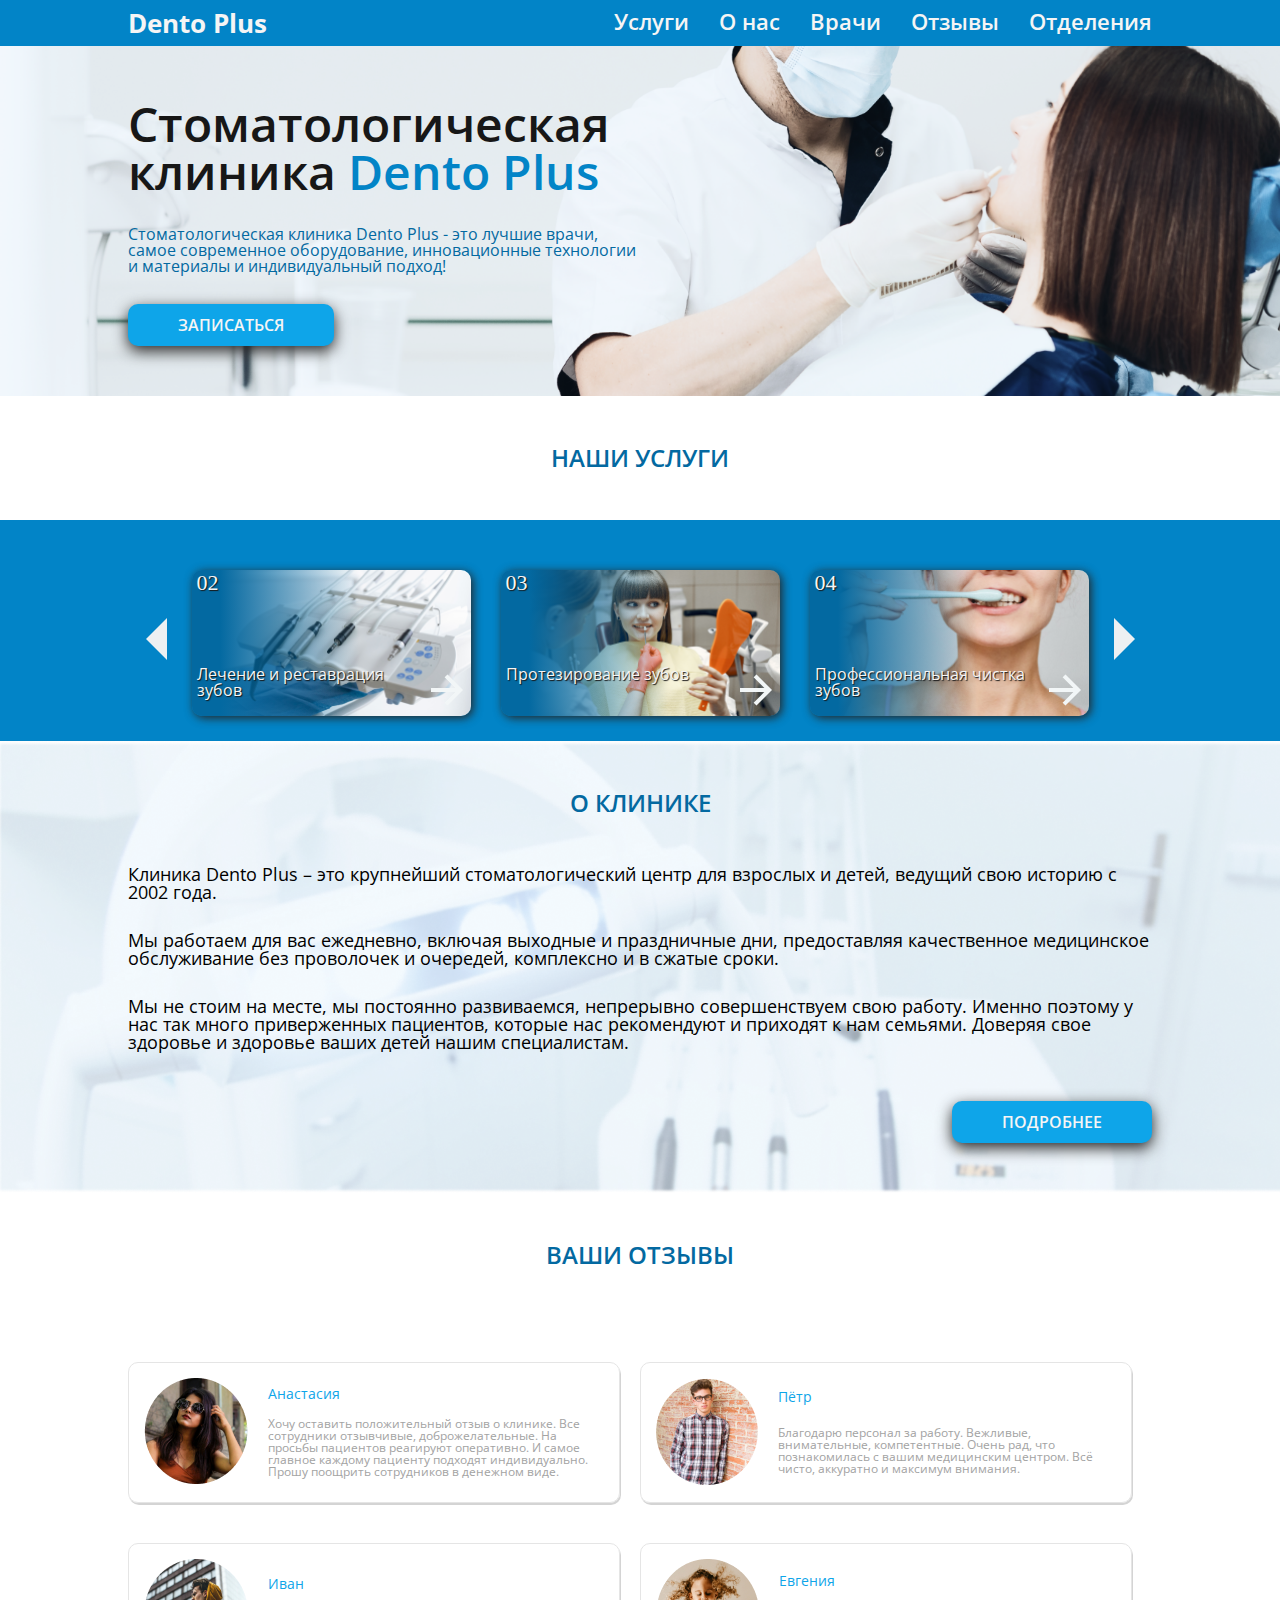
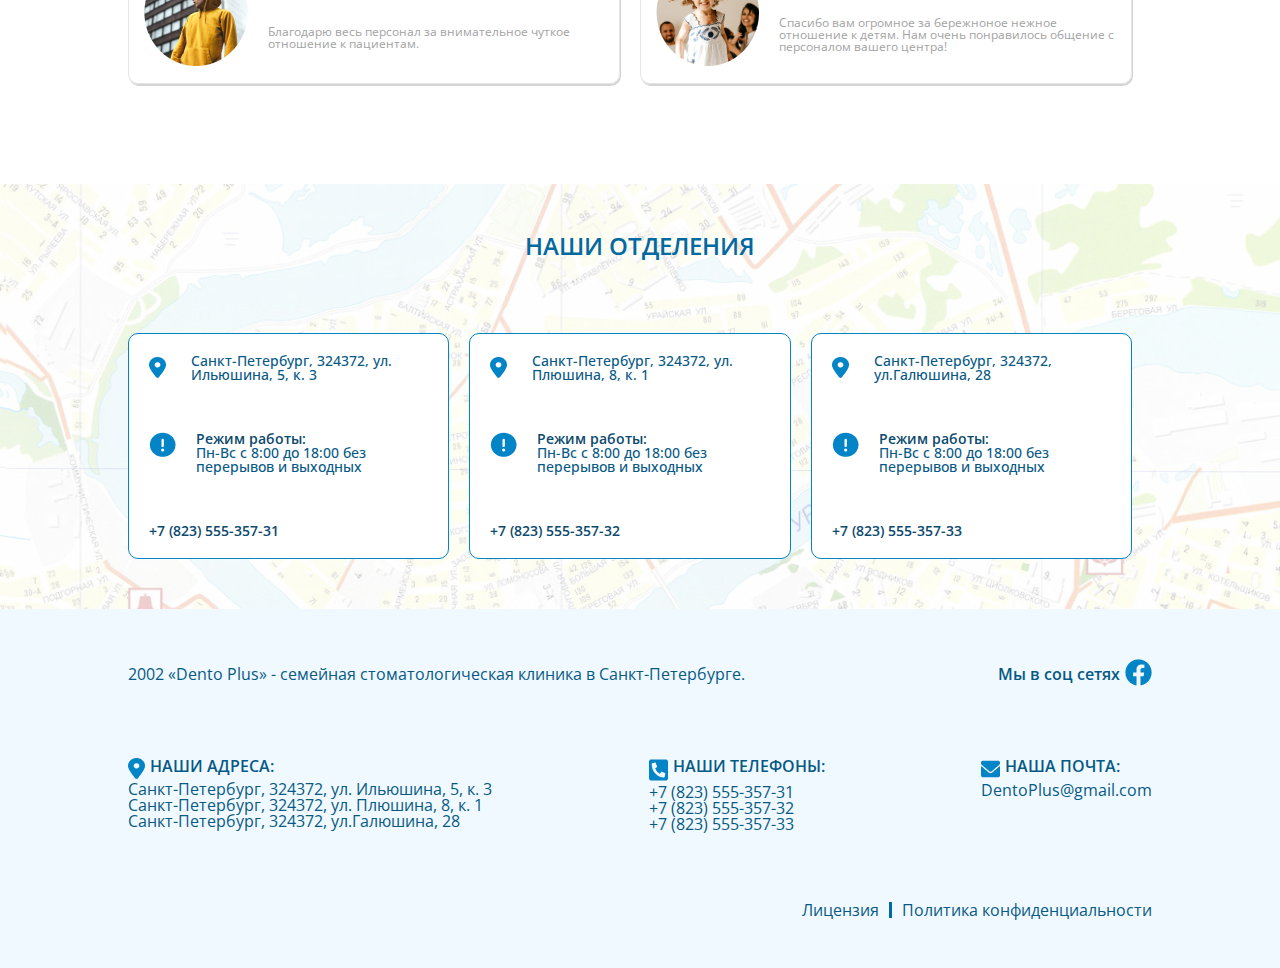
<file: index.html>
<!DOCTYPE html>
<html>
    <head>
        <meta charset="utf-8"/>
        <meta content="width=device-width, initial-scale=1.0" name="viewport">
        <title>Стоматология Dento Plus</title>
        <link rel="stylesheet" type="text/css" href="index.css"/>
        <link rel="stylesheet" type="text/css" href="Caries.html"/>
        <link rel="stylesheet" type="text/css" href="reset.css"/>
        <link rel="preconnect" href="https://fonts.googleapis.com">
        <link rel="preconnect" href="https://fonts.gstatic.com" crossorigin>
        <link href="https://fonts.googleapis.com/css2?family=Open+Sans:ital,wght@0,300;0,400;0,500;0,700;1,300;1,500&display=swap" rel="stylesheet">

    </head>
    <body>
        <header>
            <div class="head-line">
                <div class="content">
                    <div class="head-line__items">
                        <div class="dentoplus"><a class="link" href="https://dentoplus-clinic.ru/">Dento Plus</a></div>
                        <div class="dentoplus-menu__icon">
                           <button onclick="addMenu()" class="dentoplus-menu__button" id="menuicon"><img src="dentoplus-images/326672_menu_icon.png" alt=""/></button>
                        </div>
                        <div class="dentoplus-menu__closeicon" id="closeicon">
                            <button onclick="addMenu()" class="dentoplus-menu__button"><img src="dentoplus-images/3671740_close_icon.png" alt=""/></button>
                        </div>
                        <div class="head-line__navigation">
                            <div class="head-line__navigation_item"><a class="link" href="https://dentoplus-clinic.ru/caries.html">Услуги</a></div>
                            <div class="head-line__navigation_item"><a class="link" href="https://dentoplus-clinic.ru/#aboutclinic">О нас</a></div>
                            <div class="head-line__navigation_item"><a class="link" href="https://dentoplus-clinic.ru//doctors.html">Врачи</a></div>
                            <div class="head-line__navigation_item"><a class="link" href="https://dentoplus-clinic.ru/#feedbacks">Отзывы</a></div>
                            <div class="head-line__navigation_item"><a class="link" href="https://dentoplus-clinic.ru/#branches">Отделения</a></div>
    
                        </div>
                    </div>
                    <div class="head-line__navigation_mobile" id="menu">
                        <div class="head-line__navigation_item"><a class="link" href="https://dentoplus-clinic.ru/caries.html">Услуги</a></div>
                        <div class="head-line__navigation_item"><a class="link" href="https://dentoplus-clinic.ru/#aboutclinic">О нас</a></div>
                        <div class="head-line__navigation_item"><a class="link" href="https://dentoplus-clinic.ru//doctors.html">Врачи</a></div>
                        <div class="head-line__navigation_item"><a class="link" href="https://dentoplus-clinic.ru/#feedbacks">Отзывы</a></div>
                        <div class="head-line__navigation_item"><a class="link" href="https://dentoplus-clinic.ru/#branches">Отделения</a></div>

                    </div>
                </div>
            </div>
            <div class="head-image">
                <div class="content">
                    <div class="headtext-container">
                        <div class="headtext-container__title">Стоматологическая клиника <span class="headtext-container__titledento">Dento Plus</span></div>
                        <div class="headtext-container__text">Стоматологическая клиника Dentо Plus - это лучшие врачи, 
                            самое современное оборудование, инновационные технологии и материалы и индивидуальный подход!
                        </div>
                        <div class="headtext-container__button"><button>ЗАПИСАТЬСЯ</button></div>
    
                    </div>

                </div>
                
            </div>
        </header>
        <main>
            <div class="content"><div class="title service-title" align=center >НАШИ УСЛУГИ</div></div>
            
            <div class="service-area">
                
                <div class="content service-content">
                    <div class="arrow-icon">
                        <img src="dentoplus-images/arrow_left_icon.png" alt=""/>
                    </div>
                    <div class="service-container__items">
                        <div class="service-container__item service02">
                           <div class="service-container__item_number">02</div>
                           <div class="service-container_item__mini">
                              <div class="service-container__item_name">Лечение и реставрация зубов</div>
                              <div class="arrow-right"> <img src="dentoplus-images/arrow_right_line_icon.png" alt=""/></div>
                            </div>
                        </div>
                        <div class="service-container__item service03">
                            <div class="service-container__item_number">03</div>
                            <div class="service-container_item__mini">
                                <div class="service-container__item_name">Протезирование зубов</div>
                                <div class="arrow-right"> <img src="dentoplus-images/arrow_right_line_icon.png" alt=""/></div>
                            </div>
                        </div>
                        <div class="service-container__item service04">
                            <div class="service-container__item_number">04</div>
                            <div class="service-container_item__mini">
                                <div class="service-container__item_name">Профессиональная чистка зубов</div>
                                 <div class="arrow-right"> <img src="dentoplus-images/arrow_right_line_icon.png" alt=""/></div>
                            </div>
                            
                        </div>
                    </div>
                    <div class="arrow-icon">
                        <img src="dentoplus-images/arrow_icontoright.png" alt=""/>
                    </div>
                </div>
                
            </div>
            <div class="about-clinic__area">
                <div class="content about-clinic__container" id="aboutclinic">
                    <div class="title about-clinic__container_title" align="center">О КЛИНИКЕ</div>
                    <div class="about-clinic__container_text">
                        <p>Клиника Dentо Plus  – это крупнейший стоматологический центр для взрослых и детей, ведущий свою историю с 2002 года.</p>
                        <p>Мы работаем для вас ежедневно, включая выходные и праздничные дни, предоставляя качественное медицинское обслуживание 
                            без проволочек и очередей, комплексно и в сжатые сроки.</p>
                        <p>Мы не стоим на месте, мы постоянно развиваемся, непрерывно совершенствуем свою работу. 
                            Именно поэтому у нас так много приверженных пациентов, которые нас рекомендуют и приходят к нам семьями. 
                            Доверяя свое здоровье и здоровье ваших детей нашим специалистам.</p>
                    </div>
                    <div class="about-clinic__container__button"><button>ПОДРОБНЕЕ</button></div>
                </div>
            </div>
            <div class="content">
                <div class="title" align="center" id="feedbacks">ВАШИ ОТЗЫВЫ</div>
                <div class="content content-feedback">
                    <div class="content-feedback__item">
                    <div class="client-image"><img src="dentoplus-images/client-1.png" alt=""/></div>
                    <div class="feedback-box">
                        <div class="feedback-box__name">Анастасия</div>
                        <div class="feedback-box__text">Хочу оставить положительный отзыв о клинике. 
                            Все сотрудники отзывчивые, доброжелательные. На просьбы пациентов реагируют оперативно. 
                            И самое главное каждому пациенту подходят индивидуально. Прошу поощрить сотрудников в денежном виде.</div>
                    </div>
                    </div>
                <div class="content-feedback__item">
                    <div class="client-image"> <img src="dentoplus-images/client-2.png" alt=""/> </div>
                    <div class="feedback-box">
                        <div class="feedback-box__name">Пётр</div>
                        <div class="feedback-box__text">Благодарю персонал за работу. Вежливые, внимательные, компетентные. 
                            Очень рад, что познакомилась с вашим медицинским центром. Всё чисто, аккуратно и максимум внимания.</div>
                    </div>
                </div>
                <div class="content-feedback__item">
                    <div class="client-image"> <img src="dentoplus-images\client-3.png" alt=""/> </div>
                    <div class="feedback-box">
                        <div class="feedback-box__name">Иван</div>
                        <div class="feedback-box__text">Благодарю весь персонал за внимательное чуткое отношение к пациентам.</div>
                    </div>
                </div>
                <div class="content-feedback__item">
                    <div class="client-image"> <img src="dentoplus-images\client-4.png" alt=""/></div>
                    <div class="feedback-box">
                        <div class="feedback-box__name">Евгения</div>
                        <div class="feedback-box__text">Спасибо вам огромное за бережноное нежное отношение к детям. Нам очень понравилось 
                            общение с персоналом вашего центра!</div>
                    </div>
                </div>
                </div>
            </div>
            <div class="branch-container">
                <div class="branch-container__background">
                    <div class="content"><div class="title branch-container__title" align="center" id="branches">НАШИ ОТДЕЛЕНИЯ</div>
                    <div class="branch-container__items">
                        <div class="branch-container__item">
                            <div class="branch-container__item-adress">
                                <div class="branch-container__location-icon"> <img src="dentoplus-images/location-icon.png" alt=""/></div>
                                <div class="branch-container__adress">Санкт-Петербург, 324372, ул. Ильюшина, 5, к. 3</div>
                            </div>
                            <div class="branch-container__item-worktime">
                                <div class="branch-container__item-worktime_icon"> <img src="dentoplus-images/circle-info-icon.png" alt=""/></div>
                                <div class="branch-container__item-worktime_text">
                                    <p class="item-worktime__title">Режим работы:</p>
                                    <p>Пн-Вс с 8:00 до 18:00 без перерывов и выходных</p>
                                </div>
                            </div>
                            <div class="branch-container_item-contact">+7 (823) 555-357-31</div>
                            
                        </div>
                        <div class="branch-container__item">
                            <div class="branch-container__item-adress">
                                <div class="branch-container__location-icon"> <img src="dentoplus-images/location-icon.png" alt=""/></div>
                                <div class="branch-container__adress">Санкт-Петербург, 324372, ул. Плюшина, 8, к. 1</div>
                            </div>
                            <div class="branch-container__item-worktime">
                                <div class="branch-container__item-worktime_icon"> <img src="dentoplus-images/circle-info-icon.png" alt=""/></div>
                                <div class="branch-container__item-worktime_text">
                                    <p class="item-worktime__title">Режим работы:</p>
                                    <p>Пн-Вс с 8:00 до 18:00 без перерывов и выходных</p>
                                </div>
                            </div>
                            <div class="branch-container_item-contact">+7 (823) 555-357-32</div>
                            
                        </div>
                        <div class="branch-container__item">
                            <div class="branch-container__item-adress">
                                <div class="branch-container__location-icon"> <img src="dentoplus-images/location-icon.png" alt=""/></div>
                                <div class="branch-container__adress">Санкт-Петербург, 324372, ул.Галюшина, 28</div>
                            </div>
                            <div class="branch-container__item-worktime">
                                <div class="branch-container__item-worktime_icon"> <img src="dentoplus-images/circle-info-icon.png" alt=""/></div>
                                <div class="branch-container__item-worktime_text">
                                    <p class="item-worktime__title">Режим работы:</p>
                                    <p>Пн-Вс с 8:00 до 18:00 без перерывов и выходных</p>
                                </div>
                            </div>
                            <div class="branch-container_item-contact">+7 (823) 555-357-33</div>
                            
                        </div>
                    </div>
                </div>
                </div>
                
            </div> 
        </main>
        <footer>
            <div class="content footer-content">
                <div class="footer__firsrow">
                    <div class="footer__firstrow_text">2002 «Dentо Plus» - семейная стоматологическая  клиника в Санкт-Петербурге. </div>
                    <div class="footer__firstrow_social">
                        <div class="footer__firstrow_social-text">Мы в соц сетях</div>
                        <div class="footer__firstrow_social-icon"><a href="https://www.facebook.com/"><img src="dentoplus-images/facebook-icon.png" alt=""/></a></div>
                    </div>
                </div>
                <div class="footer__secondrow">
                    <div class="footer__secondrow_adress">
                        <div class="footer__secondrow_title">
                            <div><img src="dentoplus-images/location-icon.png" alt=""/></div>
                            <p>НАШИ АДРЕСА:</p>
                        </div>
                        <p>Санкт-Петербург, 324372, ул. Ильюшина, 5, к. 3</p>
                        <p>Санкт-Петербург, 324372, ул. Плюшина, 8, к. 1</p>
                        <p>Санкт-Петербург, 324372, ул.Галюшина, 28</p>
                    </div>
                    <div class="footer__secondrow_phones">
                            <div class="footer__secondrow_title">
                                <div> <img src="dentoplus-images/phone-icon.png" alt=""/></div>
                                <p>НАШИ ТЕЛЕФОНЫ:</p>
                            </div>
                            <p>+7 (823) 555-357-31</p>
                            <p>+7 (823) 555-357-32</p>
                            <p>+7 (823) 555-357-33</p>
                                       
                    </div>
                    <div class="footer__secondrow_email">
                        <div class="footer__secondrow_title">
                            <div> <img src="dentoplus-images/email-icon.png" alt=""/></div>
                            <p>НАША ПОЧТА:</p>
                        </div>
                        <p>DentoPlus@gmail.com</p>
                    </div>
                </div>
                <div class="footer__thirdrow">
                    <div class="footer__thirdrow_license">Лицензия</div>
                    <div class="footer__thirdrow_politic">Политика конфиденциальности</div>
                </div>
            </div>
            
        </footer>
    
        <script src="script.js"></script>
    </body>
</html>
</file>
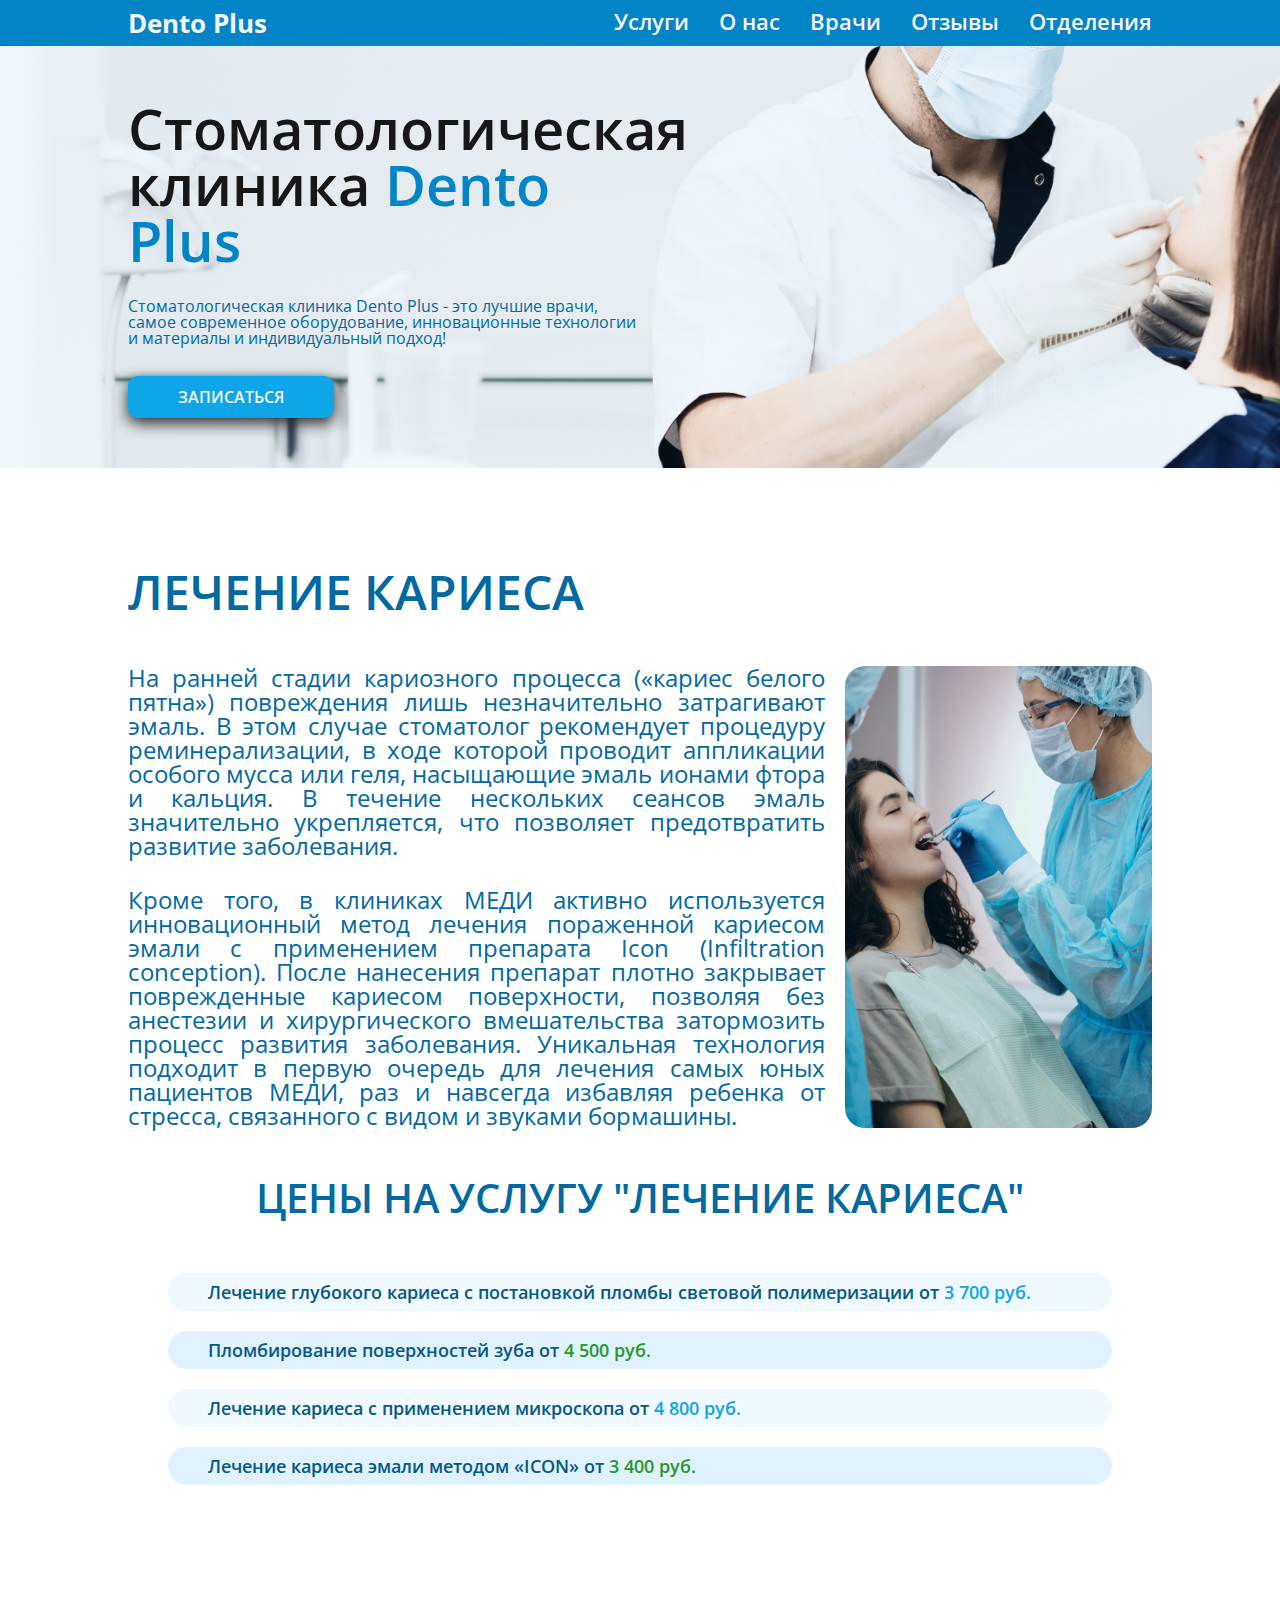
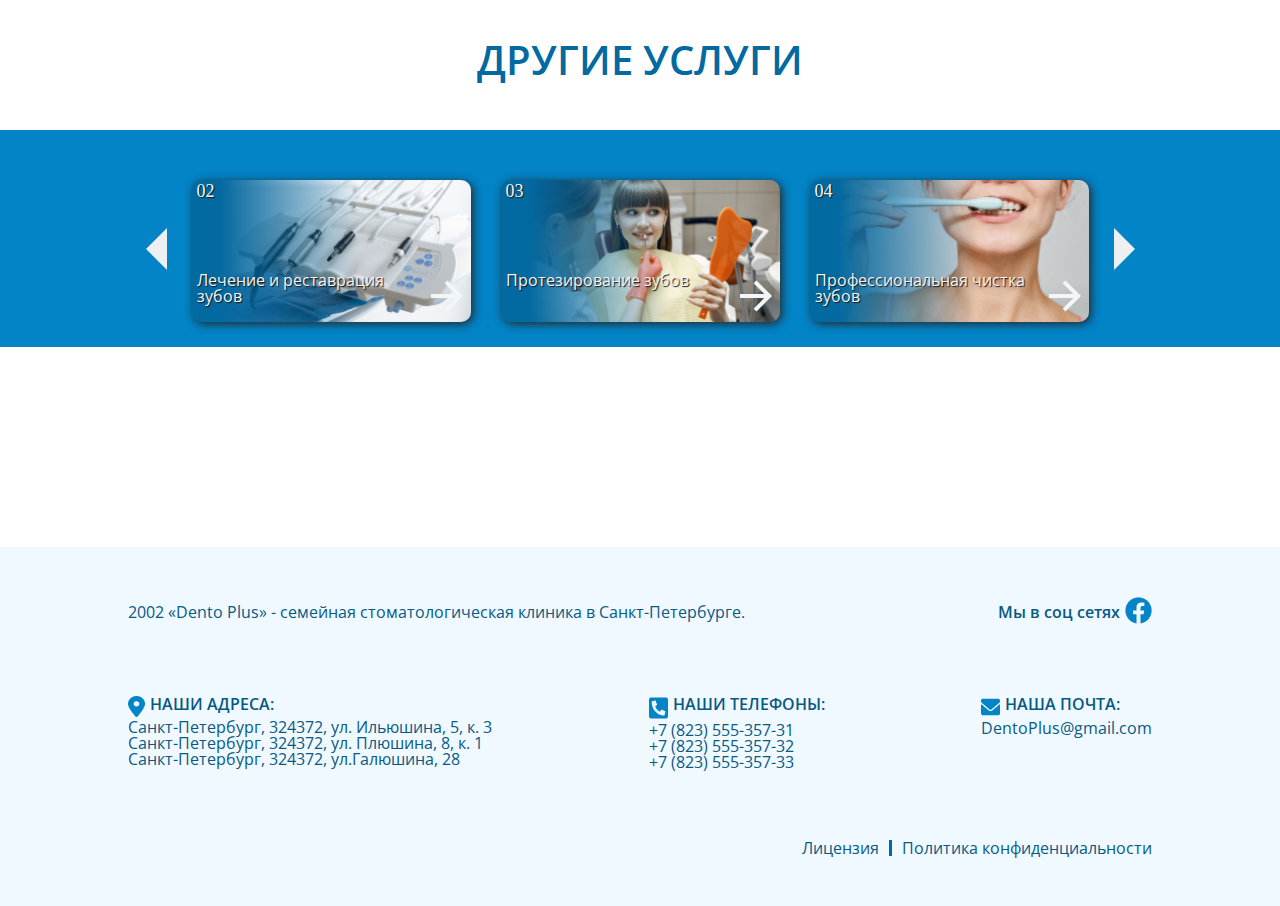
<file: Caries.html>
<!DOCTYPE html>
<html>
    <head>
        <meta charset="utf-8"/>
        <meta content="width=device-width, initial-scale=1.0" name="viewport">
        <title>Лечение кариеса</title>
        <link rel="stylesheet" type="text/css" href="caries.css"/>
        <link rel="stylesheet" type="text/css" href="reset.css"/>
        <link rel="preconnect" href="https://fonts.googleapis.com">
        <link rel="preconnect" href="https://fonts.gstatic.com" crossorigin>
        <link href="https://fonts.googleapis.com/css2?family=Open+Sans:ital,wght@0,300;0,400;0,500;0,700;1,300;1,500&display=swap" rel="stylesheet">

    </head>
    <body>
        <header>
            <div class="head-line">
                <div class="content">
                    <div class="head-line__items">
                        <div class="dentoplus"><a class="link" href="https://dentoplus-clinic.ru/">Dento Plus</a></div>
                        <div class="dentoplus-menu__icon">
                           <button onclick="addMenu()" class="dentoplus-menu__button" id="menuicon"><img src="dentoplus-images/326672_menu_icon.png" alt=""/></button>
                        </div>
                        <div class="dentoplus-menu__closeicon" id="closeicon">
                            <button onclick="addMenu()" class="dentoplus-menu__button"><img src="dentoplus-images/3671740_close_icon.png" alt=""/></button>
                        </div>
                        <div class="head-line__navigation">
                            <div class="head-line__navigation_item"><a class="link" href="https://dentoplus-clinic.ru/caries.html">Услуги</a></div>
                            <div class="head-line__navigation_item"><a class="link" href="https://dentoplus-clinic.ru/#aboutclinic">О нас</a></div>
                            <div class="head-line__navigation_item"><a class="link" href="https://dentoplus-clinic.ru//doctors.html">Врачи</a></div>
                            <div class="head-line__navigation_item"><a class="link" href="https://dentoplus-clinic.ru/#feedbacks">Отзывы</a></div>
                            <div class="head-line__navigation_item"><a class="link" href="https://dentoplus-clinic.ru/#branches">Отделения</a></div>
    
                        </div>
                    </div>
                    <div class="head-line__navigation_mobile" id="menu">
                        <div class="head-line__navigation_item"><a class="link" href="https://dentoplus-clinic.ru/caries.html">Услуги</a></div>
                        <div class="head-line__navigation_item"><a class="link" href="https://dentoplus-clinic.ru/#aboutclinic">О нас</a></div>
                        <div class="head-line__navigation_item"><a class="link" href="https://dentoplus-clinic.ru//doctors.html">Врачи</a></div>
                        <div class="head-line__navigation_item"><a class="link" href="https://dentoplus-clinic.ru/#feedbacks">Отзывы</a></div>
                        <div class="head-line__navigation_item"><a class="link" href="https://dentoplus-clinic.ru/#branches">Отделения</a></div>

                    </div>

                </div>
            </div>
            <div class="head-image">
                <div class="content">
                    <div class="headtext-container">
                        <div class="headtext-container__title">Стоматологическая клиника <span class="headtext-container__titledento">Dento Plus</span></div>
                        <div class="headtext-container__text">Стоматологическая клиника Dentо Plus - это лучшие врачи, 
                            самое современное оборудование, инновационные технологии и материалы и индивидуальный подход!
                        </div>
                        <div class="headtext-container__button"><button>ЗАПИСАТЬСЯ</button></div>
    
                    </div>

                </div>
                
            </div>
        </header>
        <main>
            <div class="content caries-content">
                <div class="title caries-title">ЛЕЧЕНИЕ КАРИЕСА</div>
                <div class="caries-container">
                    <div class="caries-container__text">
                        <p align="justify">На ранней стадии кариозного процесса («кариес белого пятна») повреждения лишь незначительно затрагивают эмаль. 
                            В этом случае стоматолог рекомендует процедуру реминерализации, в ходе которой проводит аппликации особого мусса или геля, 
                            насыщающие эмаль ионами фтора и кальция. В течение нескольких сеансов эмаль значительно укрепляется, что позволяет 
                            предотвратить развитие заболевания.
                        </p>
                        <p align="justify">Кроме того, в клиниках МЕДИ активно используется инновационный метод лечения 
                           пораженной кариесом эмали с применением препарата Icon (Infiltration conception). После нанесения препарат плотно закрывает поврежденные кариесом поверхности, позволяя без анестезии и хирургического вмешательства затормозить процесс развития заболевания. Уникальная технология подходит в первую очередь 
                           для лечения самых юных пациентов МЕДИ, раз и навсегда избавляя ребенка от стресса, связанного с видом и звуками бормашины.
                        </p>
                    </div>
                    <img class="caries-container__image" src="dentoplus-images/patient.png" alt=""/>
                </div>
            </div>
            <div class="content content-price">
                <div class="title" align="center">ЦЕНЫ НА УСЛУГУ "ЛЕЧЕНИЕ КАРИЕСА"</div>
                <div class="price-container">
                    <div class="price-container__item price-container__item1" align="left">Лечение глубокого кариеса с постановкой пломбы световой полимеризации от <span class="span1">3 700 руб.</span></div>
                    <div class="price-container__item price-container__item2" align="left">Пломбирование поверхностей зуба от<span class="span2"> 4 500 руб.</span></div>
                    <div class="price-container__item price-container__item1" align="left">Лечение кариеса с применением микроскопа от <span class="span1">4 800 руб.</span></div>
                    <div class="price-container__item price-container__item2" align="left">Лечение кариеса эмали методом «ICON» от <span class="span2">3 400 руб.</span></div>
                </div>
            </div>
            <div class="content">
                <div class="title service-title" align="center" id="service">ДРУГИЕ УСЛУГИ</div>
            </div>
                <div class="service-area">
                    <div class="content service-content">
                        <div class="arrow-icon">
                            <img src="dentoplus-images/arrow_left_icon.png" alt=""/>
                        </div>
                        <div class="service-container__items">
                            <div class="service-container__item service02">
                               <div class="service-container__item_number">02</div>
                               <div class="service-container_item__mini">
                                  <div class="service-container__item_name">Лечение и реставрация зубов</div>
                                  <div class="arrow-right"> <img src="dentoplus-images/arrow_right_line_icon.png" alt=""/></div>
                                </div>
                            </div>
                            <div class="service-container__item service03">
                                <div class="service-container__item_number">03</div>
                                <div class="service-container_item__mini">
                                    <div class="service-container__item_name">Протезирование зубов</div>
                                    <div class="arrow-right"> <img src="dentoplus-images/arrow_right_line_icon.png" alt=""/></div>
                                </div>
                            </div>
                            <div class="service-container__item service04">
                                <div class="service-container__item_number">04</div>
                                <div class="service-container_item__mini">
                                    <div class="service-container__item_name">Профессиональная чистка зубов</div>
                                     <div class="arrow-right"> <img src="dentoplus-images/arrow_right_line_icon.png" alt=""/></div>
                                </div>
                                
                            </div>
                        </div>
                        <div class="arrow-icon">
                            <img src="dentoplus-images/arrow_icontoright.png" alt=""/>
                        </div>
                    </div>
                    
                </div>
        </main>
        <footer>
            <div class="content footer-content">
                <div class="footer__firsrow">
                    <div class="footer__firstrow_text">2002 «Dentо Plus» - семейная стоматологическая  клиника в Санкт-Петербурге. </div>
                    <div class="footer__firstrow_social">
                        <div class="footer__firstrow_social-text">Мы в соц сетях</div>
                        <div class="footer__firstrow_social-icon"><a href="https://www.facebook.com/"><img src="dentoplus-images/facebook-icon.png" alt=""/></a></div>
                    </div>
                </div>
                <div class="footer__secondrow">
                    <div class="footer__secondrow_adress">
                        <div class="footer__secondrow_title">
                            <div><img src="dentoplus-images/location-icon.png" alt=""/></div>
                            <p>НАШИ АДРЕСА:</p>
                        </div>
                        <p>Санкт-Петербург, 324372, ул. Ильюшина, 5, к. 3</p>
                        <p>Санкт-Петербург, 324372, ул. Плюшина, 8, к. 1</p>
                        <p>Санкт-Петербург, 324372, ул.Галюшина, 28</p>
                    </div>
                    <div class="footer__secondrow_phones">
                            <div class="footer__secondrow_title">
                                <div> <img src="dentoplus-images/phone-icon.png" alt=""/></div>
                                <p>НАШИ ТЕЛЕФОНЫ:</p>
                            </div>
                            <p>+7 (823) 555-357-31</p>
                            <p>+7 (823) 555-357-32</p>
                            <p>+7 (823) 555-357-33</p>
                                       
                    </div>
                    <div class="footer__secondrow_email">
                        <div class="footer__secondrow_title">
                            <div> <img src="dentoplus-images/email-icon.png" alt=""/></div>
                            <p>НАША ПОЧТА:</p>
                        </div>
                        <p>DentoPlus@gmail.com</p>
                    </div>
                </div>
                <div class="footer__thirdrow">
                    <div class="footer__thirdrow_license">Лицензия</div>
                    <div class="footer__thirdrow_politic">Политика конфиденциальности</div>
                </div>
            </div>
            
        </footer>

        <script src="script.js"></script>
    </body>
</html>
</file>
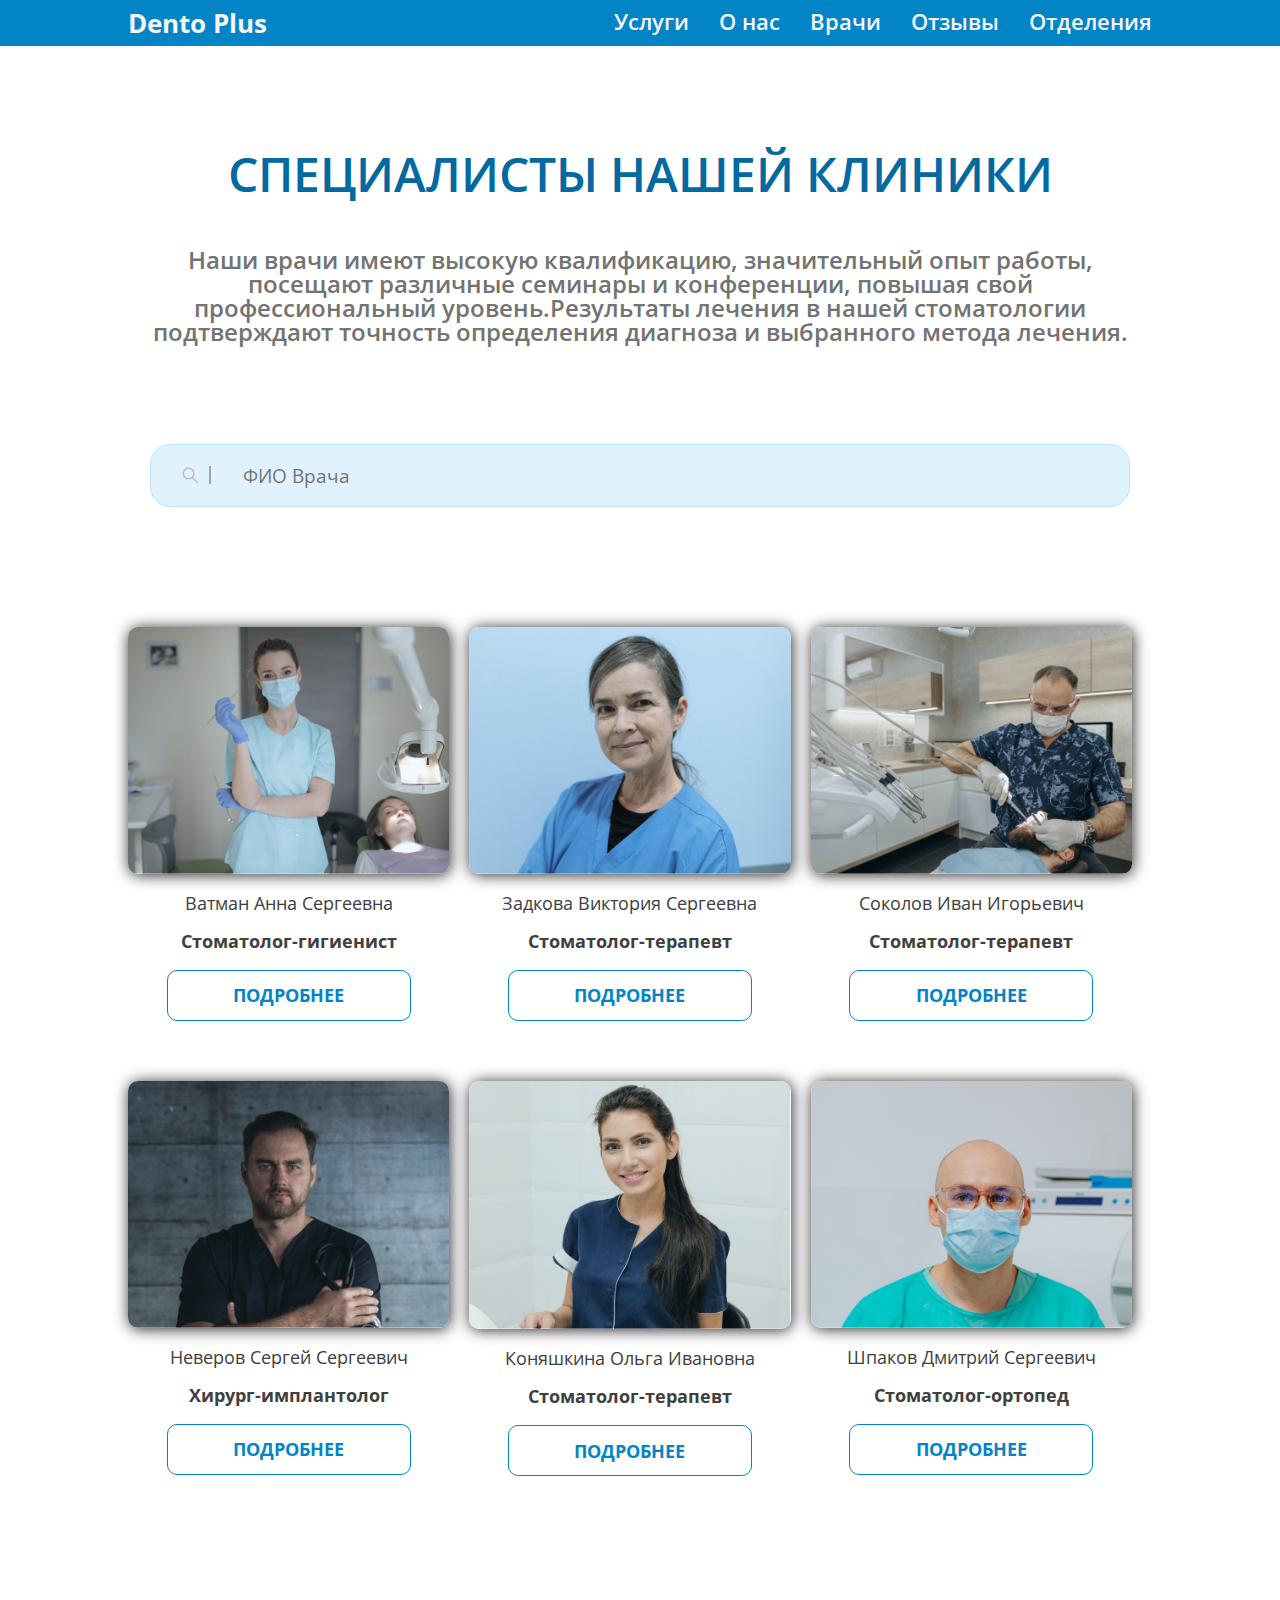
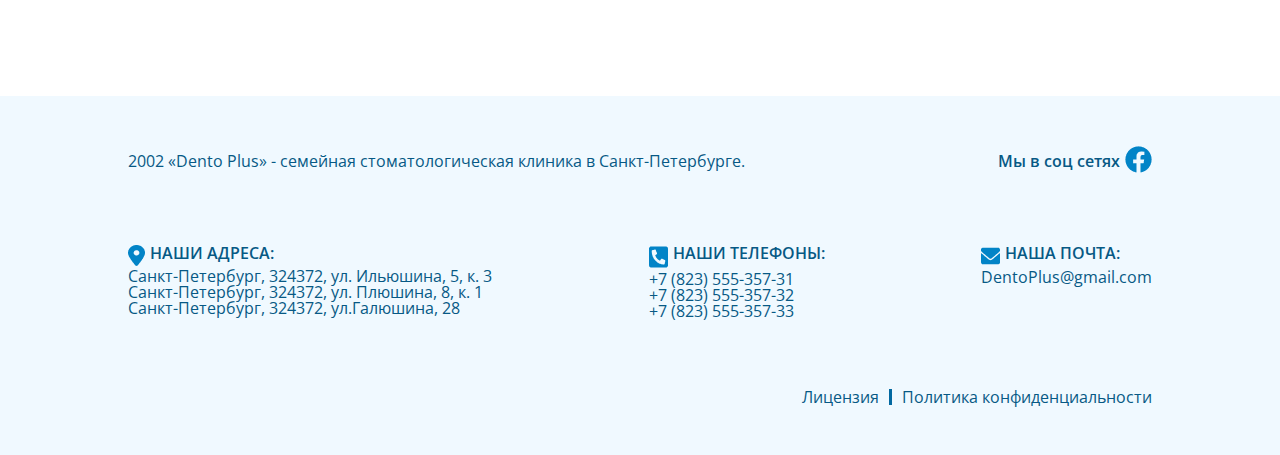
<file: doctors.html>
<!DOCTYPE html>
<html>
    <head>
        <meta charset="utf-8"/>
        <meta content="width=device-width, initial-scale=1.0" name="viewport">
        <title>Наши специалисты</title>
        <link rel="stylesheet" type="text/css" href="doctors.css"/>
        <link rel="stylesheet" type="text/css" href="reset.css"/>
        <link rel="preconnect" href="https://fonts.googleapis.com">
        <link rel="preconnect" href="https://fonts.gstatic.com" crossorigin>
        <link href="https://fonts.googleapis.com/css2?family=Open+Sans:ital,wght@0,300;0,400;0,500;0,700;1,300;1,500&display=swap" rel="stylesheet">


    </head>
    <body>
        <header>
            <div class="head-line">
                <div class="content">
                    <div class="head-line__items">
                        <div class="dentoplus"><a class="link" href="https://dentoplus-clinic.ru/">Dento Plus</a></div>
                        <div class="dentoplus-menu__icon">
                           <button onclick="addMenu()" class="dentoplus-menu__button" id="menuicon"><img src="dentoplus-images/326672_menu_icon.png" alt=""/></button>
                        </div>
                        <div class="dentoplus-menu__closeicon" id="closeicon">
                            <button onclick="addMenu()" class="dentoplus-menu__button"><img src="dentoplus-images/3671740_close_icon.png" alt=""/></button>
                        </div>
                        <div class="head-line__navigation">
                            <div class="head-line__navigation_item"><a class="link" href="https://dentoplus-clinic.ru/caries.html">Услуги</a></div>
                            <div class="head-line__navigation_item"><a class="link" href="https://dentoplus-clinic.ru/#aboutclinic">О нас</a></div>
                            <div class="head-line__navigation_item"><a class="link" href="https://dentoplus-clinic.ru//doctors.html">Врачи</a></div>
                            <div class="head-line__navigation_item"><a class="link" href="https://dentoplus-clinic.ru/#feedbacks">Отзывы</a></div>
                            <div class="head-line__navigation_item"><a class="link" href="https://dentoplus-clinic.ru/#branches">Отделения</a></div>
    
                        </div>
                    </div>
                    <div class="head-line__navigation_mobile" id="menu">
                        <div class="head-line__navigation_item"><a class="link" href="https://dentoplus-clinic.ru/caries.html">Услуги</a></div>
                        <div class="head-line__navigation_item"><a class="link" href="https://dentoplus-clinic.ru/#aboutclinic">О нас</a></div>
                        <div class="head-line__navigation_item"><a class="link" href="https://dentoplus-clinic.ru//doctors.html">Врачи</a></div>
                        <div class="head-line__navigation_item"><a class="link" href="https://dentoplus-clinic.ru/#feedbacks">Отзывы</a></div>
                        <div class="head-line__navigation_item"><a class="link" href="https://dentoplus-clinic.ru/#branches">Отделения</a></div>

                    </div>

                </div>
            </div>
        </header>
        <main>
            <div class="content">
                <div class="text-container">
                    <div class="title" align="center">СПЕЦИАЛИСТЫ НАШЕЙ КЛИНИКИ</div>
                  <div class="text-container__text">Наши врачи ​имеют высокую квалификацию, значительный опыт работы, посещают различные семинары и конференции, 
                       повышая свой профессиональный уровень.Результаты лечения в нашей стоматологии подтверждают точность определения диагноза и выбранного метода лечения.
                  </div>
                  <div class="text-container__search">
                     <div> <img class="text-container__search_icon" src="dentoplus-images/searching_icon.png" alt=""/></div>
                     <input class="text-container__searchtext" placeholder="ФИО Врача" />            
                   </div>
                </div>
            </div>
            <div class="content">
                <div class="doctors-container">
                    <div class="doctors-container__item">
                        <div class="doctors-container__item_imagebox">
                          <img class="doctors-container__item_image" src="dentoplus-images/doctor-1.png" alt=""/>
                        </div>
                        <div class="doctors-container__item_name">Ватман Анна Сергеевна
                        </div>
                        <div class="doctors-container__item_jobtitle">Стоматолог-гигиенист
                        </div>
                        <div class="doctors-container__item_button">ПОДРОБНЕЕ</div>
                    </div>
                    <div class="doctors-container__item">
                        <div class="doctors-container__item_imagebox">
                          <img  class="doctors-container__item_image" src="dentoplus-images/doctor-2.png" alt=""/>
                        </div>
                        <div class="doctors-container__item_name">Задкова Виктория Сергеевна
                        </div>
                        <div class="doctors-container__item_jobtitle">Стоматолог-терапевт
                        </div>
                        <div class="doctors-container__item_button">ПОДРОБНЕЕ</div>
                    </div>
                    <div class="doctors-container__item">
                        <div class="doctors-container__item_imagebox">
                          <img class="doctors-container__item_image" src="dentoplus-images/doctor-3.png" alt=""/>
                        </div>
                        <div class="doctors-container__item_name">Соколов Иван Игорьевич
                        </div>
                        <div class="doctors-container__item_jobtitle">Стоматолог-терапевт
                        </div>
                        <div class="doctors-container__item_button">ПОДРОБНЕЕ</div>
                    </div>
                    <div class="doctors-container__item">
                        <div class="doctors-container__item_imagebox">
                          <img class="doctors-container__item_image" src="dentoplus-images/doctor-4.png" alt=""/>
                        </div>
                        <div class="doctors-container__item_name">Неверов Сергей Сергеевич</div>
                        <div class="doctors-container__item_jobtitle">Хирург-имплантолог
                        </div>
                        <div class="doctors-container__item_button">ПОДРОБНЕЕ</div>
                    </div>
                    <div class="doctors-container__item">
                        <div class="doctors-container__item_imagebox">
                          <img class="doctors-container__item_image" src="dentoplus-images\doctor-5.png" alt=""/>
                        </div>
                        <div class="doctors-container__item_name">Коняшкина Ольга Ивановна
                        </div>
                        <div class="doctors-container__item_jobtitle">Стоматолог-терапевт
                        </div>
                        <div class="doctors-container__item_button">ПОДРОБНЕЕ</div>
                    </div>
                    <div class="doctors-container__item">
                        <div class="doctors-container__item_imagebox">
                          <img class="doctors-container__item_image" src="dentoplus-images/doctor-6.png" alt=""/>
                        </div>
                        <div class="doctors-container__item_name">Шпаков  Дмитрий Сергеевич</div>
                        <div class="doctors-container__item_jobtitle">Стоматолог-ортопед
                        </div>
                        <div class="doctors-container__item_button">ПОДРОБНЕЕ</div>
                    </div>
                </div>
            </div>
        </main>
        <footer>
            <div class="content footer-content">
                <div class="footer__firsrow">
                    <div class="footer__firstrow_text">2002 «Dentо Plus» - семейная стоматологическая  клиника в Санкт-Петербурге. </div>
                    <div class="footer__firstrow_social">
                        <div class="footer__firstrow_social-text">Мы в соц сетях</div>
                        <div class="footer__firstrow_social-icon"><a href="https://www.facebook.com/"><img src="dentoplus-images/facebook-icon.png" alt=""/></a></div>
                    </div>
                </div>
                <div class="footer__secondrow">
                    <div class="footer__secondrow_adress">
                        <div class="footer__secondrow_title">
                            <div><img src="dentoplus-images/location-icon.png" alt=""/></div>
                            <p>НАШИ АДРЕСА:</p>
                        </div>
                        <p>Санкт-Петербург, 324372, ул. Ильюшина, 5, к. 3</p>
                        <p>Санкт-Петербург, 324372, ул. Плюшина, 8, к. 1</p>
                        <p>Санкт-Петербург, 324372, ул.Галюшина, 28</p>
                    </div>
                    <div class="footer__secondrow_phones">
                            <div class="footer__secondrow_title">
                                <div> <img src="dentoplus-images/phone-icon.png" alt=""/></div>
                                <p>НАШИ ТЕЛЕФОНЫ:</p>
                            </div>
                            <p>+7 (823) 555-357-31</p>
                            <p>+7 (823) 555-357-32</p>
                            <p>+7 (823) 555-357-33</p>
                                       
                    </div>
                    <div class="footer__secondrow_email">
                        <div class="footer__secondrow_title">
                            <div> <img src="dentoplus-images/email-icon.png" alt=""/></div>
                            <p>НАША ПОЧТА:</p>
                        </div>
                        <p>DentoPlus@gmail.com</p>
                    </div>
                </div>
                <div class="footer__thirdrow">
                    <div class="footer__thirdrow_license">Лицензия</div>
                    <div class="footer__thirdrow_politic">Политика конфиденциальности</div>
                </div>
            </div>
            
        </footer>
        
        <script src="script.js"></script>
    </body>
</html>
</file>
<file: index.css>
*{
    font-family: 'Open Sans', sans-serif;
    box-sizing: border-box;
    --offset: 20px;
}
html{
    --primary-color1: #0ea5e9;
    --primary-color2:#f5f5f5;
    --primary-color3:#171717;
    --primary-color4:#262626;
    --primary-color5:#0284C7;
    --primary-color6:#0369a1;
    --primary-color7:#e5e5e5;
    --primary-color8:#a3a3a3;
    --primary-color9:#075985;
    --primary-color10:#0c4a6e;
    
}
.content{
    max-width: 1024px;
    margin: 0 auto;
    font-family: 'Open Sans', sans-serif;
    
}
.head-line{
    background-color: var(--primary-color5);
    padding: 10px 0px;
    position: fixed;
    right: 0;
    left: 0;
}
.head-line__items{
    display: flex;
    justify-content: space-between;
}
.head-line__navigation{
    display:flex;
    gap: 30px;
}
.head-line__navigation_mobile{
    display: none;
}
.head-line__navigation_item{
    color: var(--primary-color2);
    font-weight: 600;
    font-size: 22px;
}
.head-line__navigation_item:hover{
    color:var(--primary-color4);
    cursor: pointer;
}
.dentoplus{
    font-size: 26px;
    font-weight: 700;
    color:var(--primary-color2);

}
.dentoplus-menu__icon{
    display: none;
}
.dentoplus-menu__closeicon{
    display: none;
}

.link{
    color: var(--primary-color2);
    text-decoration: none;
}
.link:hover{
    color: var(--primary-color8);
}
.head-image{
    background-image: url(dentoplus-images/hero.png);
    background-size: cover;
    padding-top: 100px;
    max-width: 100%;
}
.headtext-container{
    width: calc(100%/2);
    max-width: 100%;
    display: flex;
    flex-direction: column;
    gap: 30px;

}
.headtext-container__title{
    font-size: 48px;
    font-weight: 600;
    color: var(--primary-color3);
    max-width: 100%;

}
.headtext-container__titledento{
    color: var(--primary-color5);
}
.headtext-container__text{
    color:var(--primary-color6);
    font-size: 16px;
    box-sizing: border-box;
    max-width: 100%;
}
.dentoplus-menu__button{
    outline: none;
    border:none;
    border-radius: 0%;
    background-color: var(--primary-color5);
    box-shadow: none;
}
button{
    background-color: #0ea5e9;
    border-radius: 10px;
    color: var(--primary-color2);
    font-size: 16px;
    font-weight: 600;
    border: none;
    padding: 10px 50px;
    box-shadow:0px 5px 15px var(--primary-color4);
}
button:hover{
    background-color: var(--primary-color6);
    cursor: pointer;
    transition: 500ms;
}
.headtext-container__button{
    padding-bottom: 50px;
}
.title{
    color: var(--primary-color6);
    width: 100%;
    font-weight: 600;
    font-size: 24px;
    margin: 50px 0px;
}
.service-area{
    background-color: var(--primary-color5);
    padding-top: 50px;
    padding-bottom: 25px;
    display: flex;
}
.service-content{
    display: flex;
    gap: 10px;

}
.service-container__items{
    display: flex;
    gap: 30px;
    
}
.service-container__item{
    display: flex;
    flex-direction: column;
    gap:70px;
    border-radius: 10px;
    flex-grow: 1;
    flex-basis: 0;
    box-shadow: 2px 2px 10px var(--primary-color4);
    
    
    
}
.service02{
    background-image: linear-gradient(to right, var(--primary-color6) 10%, transparent 60%), url(dentoplus-images/service-3.png);
    background-size: cover;
    background-position: center;
}
.service03{
    background-image: linear-gradient(to right, var(--primary-color6) 10%, transparent 60%), url(dentoplus-images/service-2.png);
    background-size: cover;
    background-position: center;
}
.service04{
    background-image: linear-gradient(to right, var(--primary-color6) 10%, transparent 60%), url(dentoplus-images/service-1.png);
    background-size: cover;
    background-position: center;
   
}
.service-container__item_number{
    font-size: 22px;
    color: var(--primary-color2);
    font-family: 'Times New Roman', Times, serif;
    margin: 2px 5px;
    text-shadow:  1px 1px 1px #171717;
}
.service-container__item_name{
    color:var(--primary-color2);
    text-shadow: 1px 1px 1px   #171717;
    margin-left: 5px;
}
.service-container_item__mini{
    display: flex;
    justify-content: space-between;
    
}
.arrow-icon{
    margin-top: 45px;
}
.about-clinic__area{
    background-image:url(dentoplus-images/background-1.png);
    background-size: cover;
}
.about-clinic__container_title{
    margin:0;
}
.about-clinic__container{
    padding: 50px 0px;
}
.about-clinic__container_text{
    display: flex;
    flex-direction: column;
    gap:30px;
    margin:50px 0px;
    font-size: 18px;
}
.about-clinic__container__button{
    display: flex;
    justify-content: right;
    margin-top: 50px;
}
.content-feedback{
    display: flex;
    flex-wrap: wrap;
    gap:20px;
    max-width: 100%;
    padding-top: 25px;
    padding-bottom: 50px;
}
.content-feedback__item{
    display: flex;
    border: 1px solid var(--primary-color7);
    border-radius: 10px;
    box-shadow: 1px 2px #d4d4d4;
    padding: 15px;
    gap:20px;
    width: calc(100%/2 - var(--offset));
    max-width: 100%;
    margin-top: 20px;
}
.feedback-box{
    display: flex;
    flex-direction: column;
    justify-content: space-around;
}
.feedback-box__name{
    font-size: 14px;
    font-weight: 400;
    color:var(--primary-color1);

}
.feedback-box__text{
    color: var(--primary-color8);
    font-size: 12px;
}
.branch-container{
    background-image: url(dentoplus-images/map-background.png);
    background-color: rgba(255, 255, 255, 0.789);
    background-blend-mode: overlay;

}
.branch-container__title{
    padding-top:50px;
}
.branch-container__items{
    display:flex;
    gap:20px;
    padding-top:25px;
    padding-bottom: 50px;
}
.branch-container__item{
    display: flex;
    flex-direction: column;
    border:1px solid var(--primary-color5);
    border-radius: 10px;
    padding: 20px;
    width: calc(100%/3 - var(--offset));
    max-width: 100%;
    background-color: white;
    opacity: 1.5;
    gap: 50px;
    font-size: 14px;
    color: var(--primary-color9);
    font-weight: 500;
}
.branch-container__item-adress{
    display:flex;
    gap:25px;
    align-items: center;
}
.branch-container__item-worktime{
    display:flex;
    gap:20px;

}
.item-worktime__title{
    color: var(--primary-color10);
    font-weight: 600;

}
.branch-container_item-contact{
    color: var(--primary-color10);
    font-weight: 600;
}
footer{
    background-color: #F0F9FF;
    color:var(--primary-color9);
}
.footer-content{
    display: flex;
    flex-direction: column;
    padding: 50px 0px;
    gap: 20px;
}
.footer__firsrow{
    display:flex;
    flex-direction: row;
    justify-content: space-between;
    align-items: center;
}
.footer__firstrow_social{
    display:flex;
    align-items: center;
    font-weight: 600;
    gap: 5px;

}
.footer__secondrow{
    display: flex;
    justify-content: space-between;
    margin: 50px 0px;
}
.footer__secondrow_title{
    display: flex;
    font-weight: 600;
    gap: 5px;
}
.footer__thirdrow{
    display: flex;
    gap: 10px;
    justify-content: right;
    padding-left: 10px;
}
.footer__thirdrow_politic{
    border-left: 3px solid var(--primary-color6);
    padding-left: 10px;
}

@media(max-width:1024px){
    .head-image{
        background-position: center;
        background-size: cover;
    }
    .content{
        margin: 0 20px;
    }
}
@media(max-width:768px){
    .content{
        margin: 0 20px;
    }
    .head-line__items{
        flex-direction: column;
        gap: 10px;
    }
    .head-line__navigation{
        justify-content: center;
        max-width: 100%;
    }
    .headtext-container{
        align-items: center;
        justify-content: center;
    }
    .service-content{
        justify-content: center;
        align-items: center;
    }
    .branch-container__item{
        width: calc(100%/3);
        margin: 0 10px;
    }
    .footer__secondrow{
        gap:30px;
    }

}
@media(max-width:600px){
    .content{
        margin: 0 20px;
    }
    .head-line__items{
        flex-direction: row;
        gap: 20px;
        align-items: center;
        justify-content: space-between;
    
    }
    .head-line__navigation{
        display: none;
    }
    .head-line__navigation_mobile{
        gap:30px;
        display: none;
        flex-direction: column;
    }
    .dentoplus-menu__icon{
        display: flex;
    }
    .head-line__navigation_item{
        font-size: 20px;
        border: 1px solid var(--primary-color7);
        border-radius: 5px;
        display: flex;
        justify-content: center;
        padding: 5px 0px;
    }
    .headtext-container__title{
        font-size: 32px;
    }
    .headtext-container__button{
        margin: auto;
    }
    
    .headtext-container{
        margin: 0;
    }
    .service-content{
        flex-direction: column;
        justify-content: center;
        align-items: center;
        margin:auto;
    }
    .service-container__items{
        height: 200px;
        flex-direction: column;
        overflow: scroll;
    }
    .service-area{
        margin-bottom: 50px;
    }
    .arrow-icon{
        display: none;
    }
    .about-clinic__container{
        flex-wrap: wrap;
    }
    .content-feedback{
        flex-direction: column;
    }
    .content-feedback__item{
        flex-direction: column;
        width: calc(100% - var(--offset));
        align-items: center;
        
    }
    .branch-container__items{
        flex-direction: column;
        align-items: center;
        
    }
    .branch-container__item{
        width: calc(100% - var(--offset));
    }
    
    
    .footer__firsrow{
        flex-wrap: wrap;
        max-width: 100%;
        gap:10px;
    }
    .footer__secondrow{
        flex-direction: column;
        gap:30px;
    }
    
}
@media(max-width:320px){
    .headtext-container__title{
        font-size: 22px;
    }
    .head-line__navigation_item{
        font-size: 12px;
    }
}
</file>
<file: caries.css>
*{
    font-family: 'Open Sans', sans-serif;
    box-sizing: border-box;
    --offset: 20px;
}
html{
    --primary-color1: #0ea5e9;
    --primary-color2:#f5f5f5;
    --primary-color3:#171717;
    --primary-color4:#262626;
    --primary-color5:#0284C7;
    --primary-color6:#0369a1;
    --primary-color7:#e5e5e5;
    --primary-color8:#a3a3a3;
    --primary-color9:#075985;
    --primary-color10:#0c4a6e;
    --primary-color11:#e0f2fe;
    --primary-color12: #f0f9ff;
    
}
.content{
    max-width: 1024px;
    margin: 0 auto;
    font-family: 'Open Sans', sans-serif;
    
}
.head-line{
    background-color: var(--primary-color5);
    padding: 10px 0px;
    position: fixed;
    right: 0;
    left: 0;
}
.head-line__items{
    display: flex;
    justify-content: space-between;
}
.head-line__navigation{
    display:flex;
    gap: 30px;
}
.head-line__navigation_mobile{
    display: none;
}

.head-line__navigation_item{
    color: var(--primary-color2);
    font-weight: 600;
    font-size: 22px;
}
.head-line__navigation_item:hover{
    color:var(--primary-color4);
    cursor: pointer;
}
.dentoplus{
    font-size: 26px;
    font-weight: 700;
    color:var(--primary-color2);

}
.dentoplus-menu__icon{
    display: none;
}
.dentoplus-menu__closeicon{
    display: none;
}
.link{
    color: var(--primary-color2);
    text-decoration: none;
}
.link:hover{
    color: var(--primary-color8);
}

.head-image{
    background-image: url(dentoplus-images/hero.png);
    background-size: cover;
    padding-top: 100px;
    max-width: 100%;
}
.headtext-container{
    width: calc(100%/2);
    max-width: 100%;
    display: flex;
    flex-direction: column;
    gap: 30px;

}
.headtext-container__title{
    font-size: 56px;
    font-weight: 600;
    color: var(--primary-color3);
    max-width: 100%;

}
.headtext-container__titledento{
    color: var(--primary-color5);
}
.headtext-container__text{
    color:var(--primary-color6);
    font-size: 16px;
    box-sizing: border-box;
    max-width: 100%;
}
.dentoplus-menu__button{
    outline: none;
    border:none;
    border-radius: 0%;
    background-color: var(--primary-color5);
    box-shadow: none;
}
button{
    background-color: #0ea5e9;
    border-radius: 10px;
    color: var(--primary-color2);
    font-size: 16px;
    font-weight: 600;
    border: none;
    padding: 10px 50px;
    box-shadow:0px 5px 15px var(--primary-color4);
}
button:hover{
    background-color: var(--primary-color6);
    cursor: pointer;
    transition: 500ms;
}
.headtext-container__button{
    padding-bottom: 50px;
}
.title{
    color: var(--primary-color6);
    width: 100%;
    font-weight: 600;
    font-size: 40px;
    margin: 50px 0px;
}
.caries-title{
    font-size: 48px;
}
.caries-content{
    padding-top: 50px;
}
.caries-container{
    display:flex;
    gap:20px;

}
.caries-container__text{
    display:flex;
    flex-direction: column;
    align-items:center;
    font-size: 24px;
    color: var(--primary-color6);
    gap:30px;

}
.caries-container__image{
    border-radius: 20px;
    width: 30%;
}
.price-container{
    display: flex;
    flex-direction: column;
    gap:10px;
    font-size: 18px;
    color: var(--primary-color9);
    font-weight: 600;
}
.price-container__item{
    border-radius: 30px;
    padding: 10px 40px;
    margin: 5px 40px;
    display: flex;
    align-items: center;
    gap: 5px;
;
}
.price-container__item1{
    background-color:var(--primary-color12);
}
.price-container__item2{
    background-color: var(--primary-color11);
    
}
.span1{
    color:var(--primary-color1);
}
.span2{
    color: #26992A;
}
.service-area{
    background-color: var(--primary-color5);
    padding-top: 50px;
    padding-bottom: 25px;
    display: flex;
    margin-top: 50px;
    margin-bottom: 200px;
}
.service-content{
    display: flex;
    gap: 10px;

}
.service-title{
    margin-top: 150px;
}
.service-container__items{
    display: flex;
    gap: 30px;
    
}
.service-container__item{
    display: flex;
    flex-direction: column;
    gap:70px;
    border-radius: 10px;
    flex-grow: 1;
    flex-basis: 0;
    box-shadow: 2px 2px 10px var(--primary-color4);
}
.service02{
    background-image: linear-gradient(to right, var(--primary-color6) 10%, transparent 60%), url(dentoplus-images/service-3.png);
    background-size: cover;
    background-position: center;
}
.service03{
    background-image: linear-gradient(to right, var(--primary-color6) 10%, transparent 60%), url(dentoplus-images/service-2.png);
    background-size: cover;
    background-position: center;
}
.service04{
    background-image: linear-gradient(to right, var(--primary-color6) 10%, transparent 60%), url(dentoplus-images/service-1.png);
    background-size: cover;
    background-position: center;
   
}
.service-container__item_number{
    font-size: 18px;
    color: var(--primary-color2);
    font-family: 'Times New Roman', Times, serif;
    margin: 2px 5px;
    text-shadow:  1px 1px 1px #171717;
}
.service-container__item_name{
    color:var(--primary-color2);
    text-shadow: 1px 1px 1px   #171717;
    margin-left: 5px;
}
.service-container_item__mini{
    display: flex;
    justify-content: space-between;
    
}
.arrow-icon{
    margin-top: 45px;
}
footer{
    background-color: #F0F9FF;
    color:var(--primary-color9);
}
.footer-content{
    display: flex;
    flex-direction: column;
    padding: 50px 0px;
    gap: 20px;
}
.footer__firsrow{
    display:flex;
    flex-direction: row;
    justify-content: space-between;
    align-items: center;
}
.footer__firstrow_social{
    display:flex;
    align-items: center;
    font-weight: 600;
    gap: 5px;

}
.footer__secondrow{
    display: flex;
    justify-content: space-between;
    margin: 50px 0px;
}
.footer__secondrow_title{
    display: flex;
    font-weight: 600;
    gap: 5px;
}
.footer__thirdrow{
    display: flex;
    gap: 10px;
    justify-content: right;
    padding-left: 10px;
}
.footer__thirdrow_politic{
    border-left: 3px solid var(--primary-color6);
    padding-left: 10px;
}
@media(max-width:1024px){
    .head-image{
        background-position: center;
        background-size: cover;
    }
    .content{
        margin:0 10px;
    }
    .price-container__item{
        flex-wrap: wrap;
        height: 70px;
    }
}
@media(max-width:768px){
    .head-line__items{
        flex-direction: column;
    }
    .head-line__navigation{
        justify-content: center;
        max-width: 100%;
    }
    .headtext-container{
        justify-content: center;
    }
    .title{
        font-size: 36px;
    }
    .caries-container{
        margin-bottom: 100px;
    }
    .caries-container__text{
        width: calc(100%/2);
        font-size: 18px;
    }
    .caries-container__image{
        width: calc(100%/2);
    }
    .service-content{
        justify-content: center;
        align-items: center;
    }
    .price-container__item{
        flex-wrap: wrap;
        height: 100px;
    }
    .footer__secondrow{
        gap:30px;
    }

}
@media(max-width:600px){
    .content{
        margin: 0 20px;
    }
    .head-line__items{
        flex-direction: row;
        gap: 20px;
        justify-content: space-between;
        align-items: center;
    }
    .head-line__navigation{
        display: none;
    }
    .head-line__navigation_mobile{
        gap:30px;
        display: none;
        flex-direction: column;
    }
    .head-line__navigation_item{
        font-size: 20px;
        border: 1px solid var(--primary-color7);
        border-radius: 5px;
        display: flex;
        justify-content: center;
        padding: 5px 0px;
    }
    .dentoplus-menu__icon{
        display: flex;
    }
    .headtext-container__title{
        font-size: 32px;
    }
    .title{
        font-size: 32px;
    }
    .caries-container__image{
        display: none;
    }
    .caries-container__text{
        width: 100%;
        font-size: 18px;
    }
    .service-content{
        flex-direction: column;
        justify-content: center;
        align-items: center;
        margin:auto;
    }
    .service-container__items{
        height: 200px;
        flex-direction: column;
        overflow: scroll;
    }
    .service-area{
        margin-bottom: 50px;
    }
    .arrow-icon{
        display: none;
    }
    .title{
        font-size: 30px;
    }
    .price-container__item{
        flex-wrap: wrap;
        height: 100%;
        width: 100%;
        margin: auto;
    }
    .footer__firsrow{
        flex-wrap: wrap;
        max-width: 100%;
        gap:10px;
    }
    .footer__secondrow{
        flex-direction: column;
        gap:30px;
    }
}
@media(max-width:320px){
    .headtext-container__title{
        font-size: 22px;
    }
    .head-line__navigation_item{
        font-size: 12px;
    }
}
</file>
<file: doctors.css>
*{
    font-family: 'Open Sans', sans-serif;
    box-sizing: border-box;
    --offset: 20px;
}
html{
    --primary-color1: #0ea5e9;
    --primary-color2:#f5f5f5;
    --primary-color3:#171717;
    --primary-color4:#262626;
    --primary-color5:#0284C7;
    --primary-color6:#0369a1;
    --primary-color7:#e5e5e5;
    --primary-color8:#a3a3a3;
    --primary-color9:#075985;
    --primary-color10:#0c4a6e;
    
}
.content{
    max-width: 1024px;
    margin: 0 auto;
    font-family: 'Open Sans', sans-serif;
    
}
.head-line{
    background-color: var(--primary-color5);
    padding: 10px 0px;
    position: fixed;
    right: 0;
    left: 0;
}
.head-line__items{
    display: flex;
    justify-content: space-between;
}
.head-line__navigation{
    display:flex;
    gap: 30px;
}
.head-line__navigation_item{
    color: var(--primary-color2);
    font-weight: 600;
    font-size: 22px;
}
.head-line__navigation_item:hover{
    color:var(--primary-color4);
    cursor: pointer;
}
.dentoplus{
    font-size: 26px;
    font-weight: 700;
    color:var(--primary-color2);

}
.head-line__navigation_mobile{
    display: none;
}
.dentoplus-menu__icon{
    display: none;
}
.dentoplus-menu__closeicon{
    display: none;
}
.link{
    color: var(--primary-color2);
    text-decoration: none;
}
.link:hover{
    color: var(--primary-color8);
}
.dentoplus-menu__button{
    outline: none;
    border:none;
    border-radius: 0%;
    background-color: var(--primary-color5);
    box-shadow: none;
}
button{
    background-color: #0ea5e9;
    border-radius: 10px;
    color: var(--primary-color2);
    font-size: 16px;
    font-weight: 600;
    border: none;
    padding: 10px 50px;
    box-shadow:0px 5px 15px var(--primary-color4);
}
.title{
    color: var(--primary-color6);
    width: 100%;
    font-weight: 600;
    font-size: 48px;
    margin: 50px 0px;
}
.text-container{
    display: flex;
    flex-direction: column;
    align-items: center;
    padding-top: 100px;
}
.text-container__text{
    font-size: 24px;
    font-weight: 600;
    color: #737373;
    text-align: center;
}
.text-container__search{
    display: flex;
    width: 980px;
    height: 63px;
    margin: 100px 50px;
    background-color: #E0F2FE;
    border: 1px solid #BAE6FD;
    border-radius: 20px;
    align-items: center;
    padding-left: 30px;
}
.text-container__search_icon{
    width: 50%;
    border-right: 2px solid #A3A3A3;
    padding-right: 10px;
}
.text-container__searchtext{
    font-size: 19px;
    font-weight: 400;
    color: #A3A3A3;
    background: none;
    outline: none;
    border: none;
}
.doctors-container{
    display: flex;
    flex-wrap: wrap;
    margin-bottom: 200px;
    gap: 20px;
}
.doctors-container__item{
    width: calc(100%/3 - var(--offset));
    display: flex;
    flex-direction: column;
    align-items: center;
    gap: 20px;
    margin: 20px 0px;
}
.doctors-container__item_imagebox{
    border-radius: 10px;
    box-shadow: 1px 1px 15px var(--primary-color4);
}
.doctors-container__item_image{
    border-radius: 10px;
    width: 100%;
    object-fit: cover;
    vertical-align: bottom;

}
.doctors-container__item_name{
    color: #404040;
    font-size: 18px;
    font-weight: 400;
}
.doctors-container__item_jobtitle{
    color:#404040;
    font-size: 18px;
    font-weight: 700;
}
.doctors-container__item_button{
    display: flex;
    align-items: center;
    justify-content: center;
    height: 51px;
    width: 244px;
    border: 1px solid #0284C7;
    border-radius: 10px;
    color: #0284C7;
    font-size: 18px;
    font-weight: 700;

}
.doctors-container__item_button:hover{
    color: var(--primary-color2);
    background-color: var(--primary-color6);
    cursor: pointer;
    transition: all 1s;
}
footer{
    background-color: #F0F9FF;
    color:var(--primary-color9);
    font-size: 18px;
}
.footer-content{
    display: flex;
    flex-direction: column;
    padding: 50px 0px;
    gap: 20px;
}
.footer__firsrow{
    display:flex;
    flex-direction: row;
    justify-content: space-between;
    align-items: center;
}
.footer__firstrow_social{
    display:flex;
    align-items: center;
    font-weight: 600;
    gap: 5px;

}
.footer__secondrow{
    display: flex;
    justify-content: space-between;
    margin: 50px 0px;
}
.footer__secondrow_title{
    display: flex;
    font-weight: 600;
    gap: 5px;
}
.footer__thirdrow{
    display: flex;
    gap: 10px;
    justify-content: right;
    padding-left: 10px;
}
.footer__thirdrow_politic{
    border-left: 3px solid var(--primary-color6);
    padding-left: 10px;
}
@media (max-width:1024px){
    .content{
        margin: 0 20px;
    }
}
@media (max-width:768px){
    .content{
        margin: 0 20px;
    }
    .doctors-container__item{
        width: calc(100%/2 - var(--offset));
    }
    .text-container__search{
        width: 100%;
    }
    .text-container__text{
        font-size: 20px;
    }
    .doctors-container{
        margin-bottom: 100px;
    }
}
@media (max-width:600px){
    .doctors-container__item{
        width: 100%;
    }
    .content{
        margin: 0 20px;
    }
    .head-line__items{
        gap: 10px;
        display: flex;
        justify-content: space-between;
        align-items: center;    }
    .head-line__navigation{
        display: none;
    }
    .head-line__navigation_mobile{
        gap:30px;
        display: none;
        flex-direction: column;
    }
    .dentoplus-menu__icon{
        display: flex;
    }
    .head-line__navigation_item{
        font-size: 14px;
    }
    .headtext-container__title{
        font-size: 36px;
    }
    .head-line__navigation_item{
        font-size: 20px;
        border: 1px solid var(--primary-color7);
        border-radius: 5px;
        display: flex;
        justify-content: center;
        padding: 5px 0px;
    }
    .title{
        font-size: 32px;
    }
    .text-container__text{
        font-size: 20px;
    }
    .doctors-container{
        margin-bottom: 100px;
    }
    .footer__secondrow{
        flex-direction: column;
        gap: 30px;
    }
    .footer__firsrow{
        flex-wrap: wrap;
        gap: 20px;
    }
}
@media(max-width:320px){
    .head-line__navigation_item{
        font-size: 12px;
    }
}
</file>
